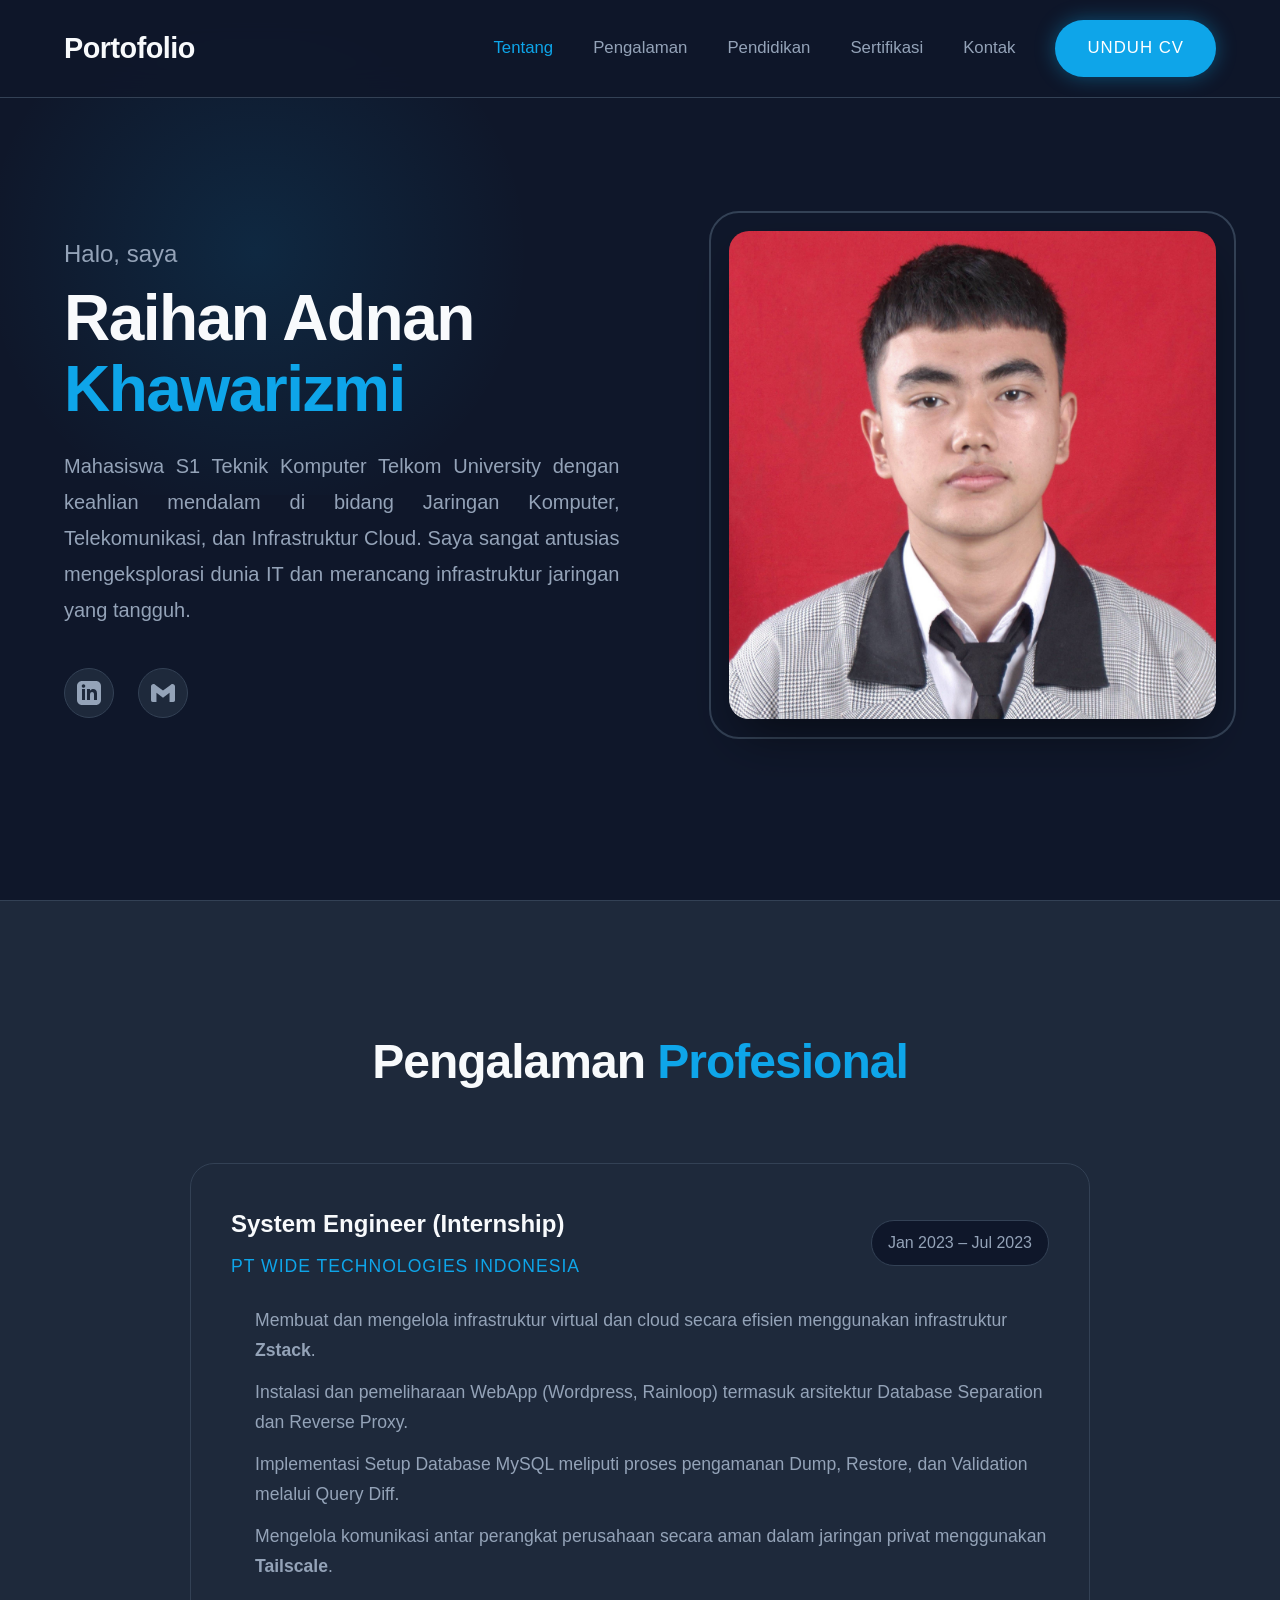
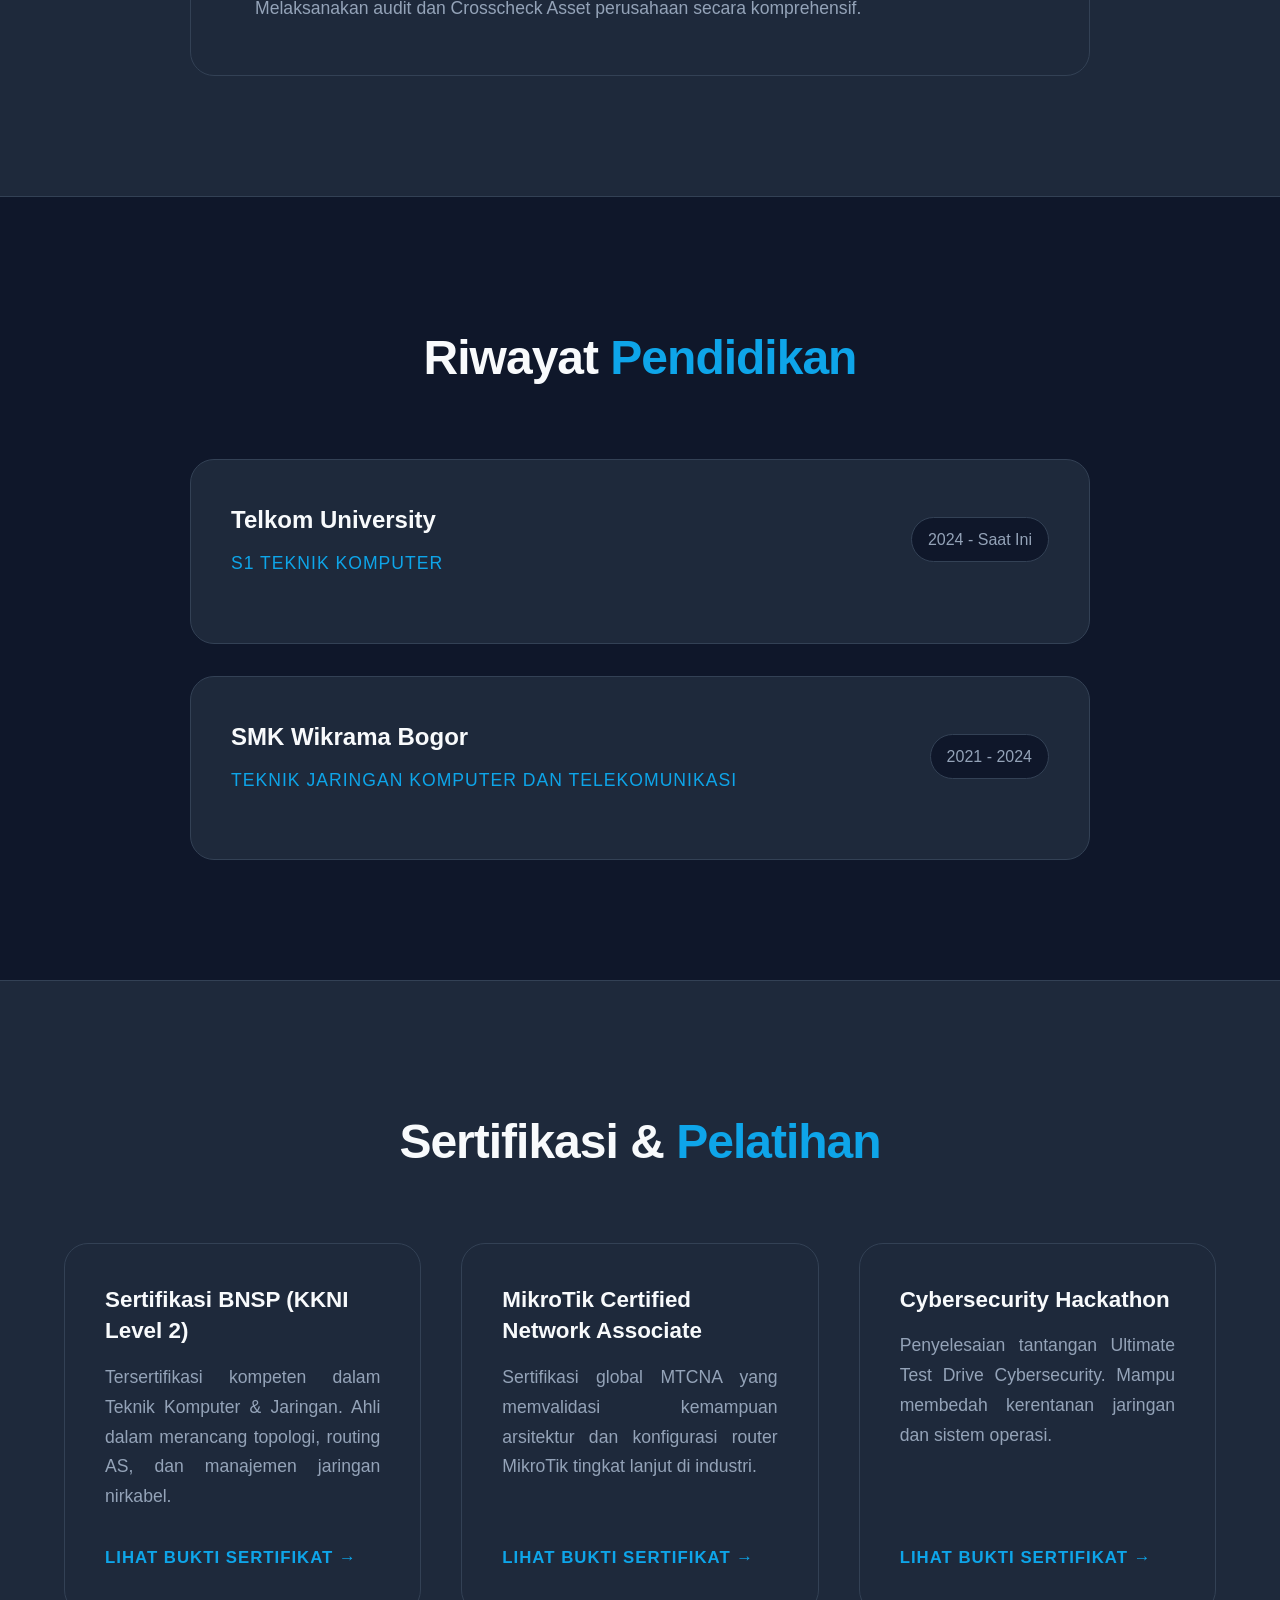
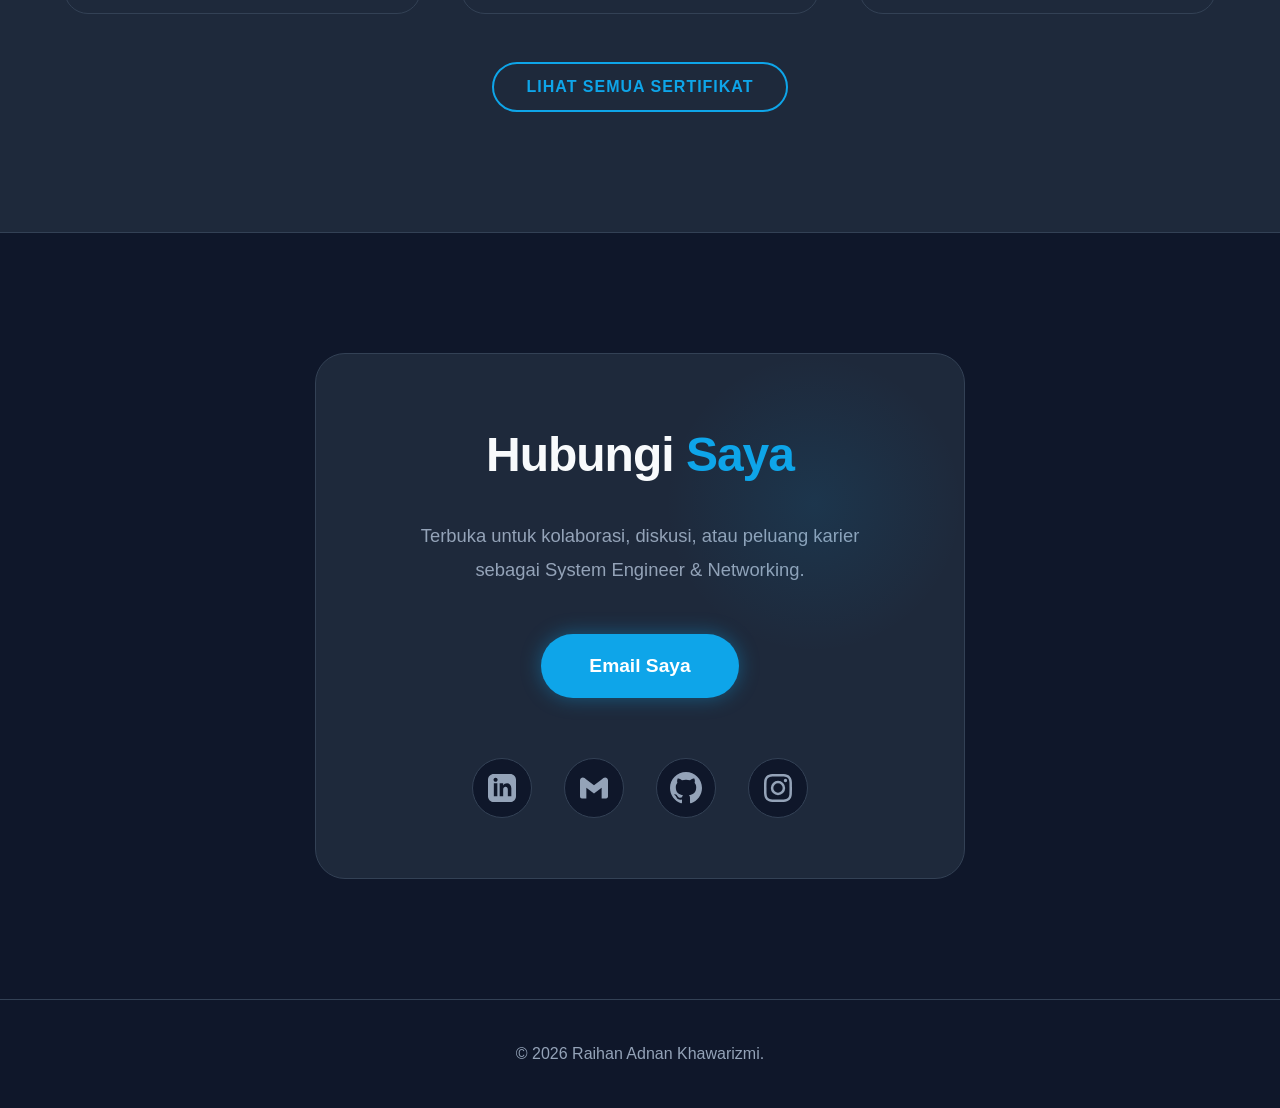
<file: index.html>
<!DOCTYPE html>
<html lang="id">

<head>
  <meta charset="UTF-8" />
  <meta name="viewport" content="width=device-width, initial-scale=1.0" />

  <!-- Memuat berkas CSS Dark Theme Premium -->
  <link rel="stylesheet" href="./static/css/styles.css" />

  <title>Raihan Adnan - System Engineer</title>
  <link rel="icon" href="./static/favian.ico" type="image/x-icon">
</head>

<body>

  <!-- ================= NAVIGASI ================= -->
  <nav class="navbar">
    <div class="container">
      <div class="logo">
        <a href="/">Portofolio</a>
      </div>
      <div class="nav-links">
        <a href="#about">Tentang</a>
        <a href="#experience">Pengalaman</a>
        <a href="#education">Pendidikan</a>
        <a href="#certifications">Sertifikasi</a>
        <a href="#contact">Kontak</a>
        <a href="./static/documents/CV.pdf" target="_blank" class="btn">Unduh CV</a>
      </div>
      <!-- Tombol navigasi untuk HP (Burger) -->
      <div class="burger">
        <span></span>
        <span></span>
        <span></span>
      </div>
    </div>
  </nav>

  <!-- ================= HERO / HEADER ================= -->
  <section id="about" class="hero">
    <div class="container">
      <div class="hero-text">
        <p class="greeting" style="font-size: 1.5rem; font-weight: 500; margin-bottom: 8px; color: var(--text-muted);">
          Halo, saya</p>
        <h1>Raihan Adnan <span>Khawarizmi</span></h1>
        <p style="text-align: justify;">
          Mahasiswa S1 Teknik Komputer Telkom University dengan keahlian mendalam di bidang Jaringan Komputer,
          Telekomunikasi, dan Infrastruktur Cloud.
          Saya sangat antusias mengeksplorasi dunia IT dan merancang infrastruktur jaringan yang tangguh.
        </p>
        <div class="hero-socials">
          <a href="https://www.linkedin.com/in/raihanadnankhawarizmi/" target="_blank" aria-label="LinkedIn">
            <svg viewBox="0 0 24 24">
              <path
                d="M19 0h-14c-2.761 0-5 2.239-5 5v14c0 2.761 2.239 5 5 5h14c2.762 0 5-2.239 5-5v-14c0-2.761-2.238-5-5-5zm-11 19h-3v-11h3v11zm-1.5-12.268c-.966 0-1.75-.79-1.75-1.764s.784-1.764 1.75-1.764 1.75.79 1.75 1.764-.783 1.764-1.75 1.764zm13.5 12.268h-3v-5.604c0-3.368-4-3.113-4 0v5.604h-3v-11h3v1.765c1.396-2.586 7-2.777 7 2.476v6.759z" />
            </svg>
          </a>
          <a href="mailto:raihanadnank@gmail.com" target="_blank" aria-label="Email">
            <svg viewBox="0 0 24 24">
              <path
                d="M24 5.457v13.909c0 .904-.732 1.636-1.636 1.636h-3.819V11.73L12 16.64l-6.545-4.91v9.273H1.636A1.636 1.636 0 0 1 0 19.366V5.457c0-2.023 2.309-3.178 3.927-1.964L5.455 4.64 12 9.548l6.545-4.91 1.528-1.145C21.69 2.28 24 3.434 24 5.457z" />
            </svg>
          </a>
        </div>
      </div>
      <div class="hero-image">
        <!-- TIPS: Ganti 'hero.png' dengan foto asli Anda di folder static/images/ -->
        <img src="./static/images/foto.jpg" alt="Foto Profil Raihan Adnan" />
      </div>
    </div>
  </section>

  <!-- ================= PENGALAMAN KERJA ================= -->
  <section id="experience" class="bg-light">
    <div class="container">
      <h2 class="section-title">Pengalaman <span>Profesional</span></h2>
      <div class="timeline">

        <div class="timeline-item">
          <div class="timeline-header">
            <div class="timeline-title">
              <h3>System Engineer (Internship)</h3>
              <h4>PT WIDE TECHNOLOGIES INDONESIA</h4>
            </div>
            <div class="timeline-date">Jan 2023 – Jul 2023</div>
          </div>
          <div class="timeline-content">
            <ul>
              <li>Membuat dan mengelola infrastruktur virtual dan cloud secara efisien menggunakan infrastruktur
                <strong>Zstack</strong>.
              </li>
              <li>Instalasi dan pemeliharaan WebApp (Wordpress, Rainloop) termasuk arsitektur Database Separation dan
                Reverse Proxy.</li>
              <li>Implementasi Setup Database MySQL meliputi proses pengamanan Dump, Restore, dan Validation melalui
                Query Diff.</li>
              <li>Mengelola komunikasi antar perangkat perusahaan secara aman dalam jaringan privat menggunakan
                <strong>Tailscale</strong>.
              </li>
              <li>Melaksanakan audit dan Crosscheck Asset perusahaan secara komprehensif.</li>
            </ul>
          </div>
        </div>

      </div>
    </div>
  </section>

  <!-- ================= PENDIDIKAN ================= -->
  <section id="education">
    <div class="container">
      <h2 class="section-title">Riwayat <span>Pendidikan</span></h2>
      <div class="timeline">

        <div class="timeline-item">
          <div class="timeline-header">
            <div class="timeline-title">
              <h3>Telkom University</h3>
              <h4>S1 Teknik Komputer</h4>
            </div>
            <div class="timeline-date">2024 - Saat Ini</div>
          </div>
        </div>

        <div class="timeline-item">
          <div class="timeline-header">
            <div class="timeline-title">
              <h3>SMK Wikrama Bogor</h3>
              <h4>Teknik Jaringan Komputer dan Telekomunikasi</h4>
            </div>
            <div class="timeline-date">2021 - 2024</div>
          </div>
        </div>

      </div>
    </div>
  </section>

  <!-- ================= SERTIFIKASI ================= -->
  <section id="certifications" class="bg-light">
    <div class="container">
      <h2 class="section-title">Sertifikasi & <span>Pelatihan</span></h2>
      <div class="grid-cards">

        <div class="card">
          <h3>Sertifikasi BNSP (KKNI Level 2)</h3>
          <p>Tersertifikasi kompeten dalam Teknik Komputer & Jaringan. Ahli dalam merancang topologi, routing AS, dan
            manajemen jaringan nirkabel.</p>
          <a href="./static/documents/BNSP.pdf" target="_blank" class="card-link">Lihat Bukti
            Sertifikat &rarr;</a>
        </div>

        <div class="card">
          <h3>MikroTik Certified Network Associate</h3>
          <p>Sertifikasi global MTCNA yang memvalidasi kemampuan arsitektur dan konfigurasi router MikroTik tingkat
            lanjut di industri.</p>
          <a href="./static/documents/MTCNA.pdf" target="_blank" class="card-link">Lihat Bukti
            Sertifikat &rarr;</a>
        </div>

        <div class="card">
          <h3>Cybersecurity Hackathon</h3>
          <p>Penyelesaian tantangan Ultimate Test Drive Cybersecurity. Mampu membedah kerentanan jaringan dan sistem
            operasi.</p>
          <a href="./static/documents/Cybersecurity Hackathon Ultimate Test Drive.pdf" target="_blank"
            class="card-link">Lihat Bukti Sertifikat &rarr;</a>
        </div>

        <!-- Hidden Certificates -->
        <div class="card extra-cert" style="display: none;">
          <h3>Ruijie Certified Network Associate (RCNA)</h3>
          <p>Sertifikasi profesional dari Ruijie Networks yang memvalidasi kemampuan arsitektur dan konfigurasi
            perangkat jaringan.</p>
          <a href="./static/documents/RCNA.pdf" target="_blank"
            class="card-link">Lihat Bukti Sertifikat &rarr;</a>
        </div>

        <div class="card extra-cert" style="display: none;">
          <h3>Cybersecurity Bootcamp Lingkaran</h3>
          <p>Pelatihan dan bootcamp di bidang Cybersecurity yang diadakan oleh Lingkaran, mempelajari fondasi keamanan
            jaringan.</p>
          <a href="./static/documents/Lingkaran (Cybersecurity).pdf" target="_blank"
            class="card-link">Lihat Bukti Sertifikat &rarr;</a>
        </div>

        <div class="card extra-cert" style="display: none;">
          <h3>Ready4Security Training</h3>
          <p>Pelatihan keamanan siber komprehensif untuk meningkatkan kesadaran dan keahlian teknis terkait mitigasi
            ancaman digital.</p>
          <a href="./static/documents/Ready4Security.pdf" target="_blank" class="card-link">Lihat Bukti
            Sertifikat &rarr;</a>
        </div>

        <div class="card extra-cert" style="display: none;">
          <h3>Junior Cyber Security</h3>
          <p>Pelatihan Vocational School Graduate Academy (VSGA) - Digital Talent Scholarship 2024 oleh KOMINFO.
            Mencakup prinsip perlindungan informasi, manajemen log, dan kontrol akses jaringan.</p>
          <a href="./static/documents/Junior Cyber Security.pdf" target="_blank"
            class="card-link">Lihat Bukti Sertifikat &rarr;</a>
        </div>

      </div>

      <div class="text-center mt-32" id="cert-actions"
        style="display: flex; justify-content: center; align-items: center; gap: 16px;">
        <button id="toggle-certs" class="btn btn-outline"
          style="cursor: pointer; font-family: inherit; font-size: 1rem; text-transform: uppercase;">Lihat Semua
          Sertifikat</button>
        <a href="https://www.linkedin.com/in/raihanadnankhawarizmi/details/certifications/" target="_blank" class="btn"
          id="linkedin-certs" style="display: none; font-size: 1rem;">Eksplor di Linkedin</a>
      </div>
    </div>
  </section>

  <!-- ================= KONTAK & FOOTER ================= -->
  <section id="contact">
    <div class="container text-center">
      <h2 class="section-title" style="margin-bottom: 24px;">Hubungi <span>Saya</span></h2>
      <p style="color: var(--text-muted); margin: 0 auto 48px; font-size: 1.15rem; line-height: 1.8; max-width: 500px;">
        Terbuka untuk kolaborasi, diskusi, atau peluang karier sebagai System Engineer & Networking.
      </p>
      <a href="mailto:raihanadnank@gmail.com" class="btn"
        style="text-transform: none; font-size: 1.2rem; padding: 16px 48px; letter-spacing: 0;">Email Saya</a>

      <div class="footer-socials" style="display: flex; gap: 32px; margin-top: 60px; justify-content: center;">
        <a href="https://www.linkedin.com/in/raihanadnankhawarizmi/" target="_blank" aria-label="LinkedIn"
          style="width: 60px; height: 60px; display: flex; justify-content: center; align-items: center; background: var(--bg-primary); border-radius: 50%; border: 1px solid var(--border); transition: 0.3s;">
          <svg style="width: 28px; height: 28px; fill: var(--text-muted);" viewBox="0 0 24 24">
            <path
              d="M19 0h-14c-2.761 0-5 2.239-5 5v14c0 2.761 2.239 5 5 5h14c2.762 0 5-2.239 5-5v-14c0-2.761-2.238-5-5-5zm-11 19h-3v-11h3v11zm-1.5-12.268c-.966 0-1.75-.79-1.75-1.764s.784-1.764 1.75-1.764 1.75.79 1.75 1.764-.783 1.764-1.75 1.764zm13.5 12.268h-3v-5.604c0-3.368-4-3.113-4 0v5.604h-3v-11h3v1.765c1.396-2.586 7-2.777 7 2.476v6.759z" />
          </svg>
        </a>
        <a href="mailto:raihanadnank@gmail.com" target="_blank" aria-label="Email"
          style="width: 60px; height: 60px; display: flex; justify-content: center; align-items: center; background: var(--bg-primary); border-radius: 50%; border: 1px solid var(--border); transition: 0.3s;">
          <svg style="width: 28px; height: 28px; fill: var(--text-muted);" viewBox="0 0 24 24">
            <path
              d="M24 5.457v13.909c0 .904-.732 1.636-1.636 1.636h-3.819V11.73L12 16.64l-6.545-4.91v9.273H1.636A1.636 1.636 0 0 1 0 19.366V5.457c0-2.023 2.309-3.178 3.927-1.964L5.455 4.64 12 9.548l6.545-4.91 1.528-1.145C21.69 2.28 24 3.434 24 5.457z" />
          </svg>
        </a>
        <a href="https://github.com/raynank" target="_blank" aria-label="Github"
          style="width: 60px; height: 60px; display: flex; justify-content: center; align-items: center; background: var(--bg-primary); border-radius: 50%; border: 1px solid var(--border); transition: 0.3s;">
          <svg style="width: 32px; height: 32px; fill: var(--text-muted);" viewBox="0 0 24 24">
            <path
              d="M12 0c-6.626 0-12 5.373-12 12 0 5.302 3.438 9.8 8.207 11.387.599.111.793-.261.793-.577v-2.234c-3.338.726-4.033-1.416-4.033-1.416-.546-1.387-1.333-1.756-1.333-1.756-1.089-.745.083-.729.083-.729 1.205.084 1.839 1.237 1.839 1.237 1.07 1.834 2.807 1.304 3.492.997.107-.775.418-1.305.762-1.604-2.665-.305-5.467-1.334-5.467-5.931 0-1.311.469-2.381 1.236-3.221-.124-.303-.535-1.524.117-3.176 0 0 1.008-.322 3.301 1.23.957-.266 1.983-.399 3.003-.404 1.02.005 2.047.138 3.006.404 2.291-1.552 3.297-1.23 3.297-1.23.653 1.653.242 2.874.118 3.176.77.84 1.235 1.911 1.235 3.221 0 4.609-2.807 5.624-5.479 5.921.43.372.823 1.102.823 2.222v3.293c0 .319.192.694.801.576 4.765-1.589 8.199-6.086 8.199-11.386 0-6.627-5.373-12-12-12z" />
          </svg>
        </a>
        <a href="https://instagram.com/raynan.k/" target="_blank" aria-label="Instagram"
          style="width: 60px; height: 60px; display: flex; justify-content: center; align-items: center; background: var(--bg-primary); border-radius: 50%; border: 1px solid var(--border); transition: 0.3s;">
          <svg style="width: 28px; height: 28px; fill: var(--text-muted);" viewBox="0 0 24 24">
            <path
              d="M12 2.163c3.204 0 3.584.012 4.85.07 3.252.148 4.771 1.691 4.919 4.919.058 1.265.069 1.645.069 4.849 0 3.205-.012 3.584-.069 4.849-.149 3.225-1.664 4.771-4.919 4.919-1.266.058-1.644.07-4.85.07-3.204 0-3.584-.012-4.849-.07-3.26-.149-4.771-1.699-4.919-4.92-.058-1.265-.07-1.644-.07-4.849 0-3.204.013-3.583.07-4.849.149-3.227 1.664-4.771 4.919-4.919 1.266-.057 1.645-.069 4.849-.069zM12 0C8.741 0 8.333.014 7.053.072 2.695.272.273 2.69.073 7.052.014 8.333 0 8.741 0 12c0 3.259.014 3.668.072 4.948.2 4.358 2.618 6.78 6.98 6.98C8.333 23.986 8.741 24 12 24c3.259 0 3.668-.014 4.948-.072 4.354-.2 6.782-2.618 6.979-6.98.059-1.28.073-1.689.073-4.948 0-3.259-.014-3.667-.072-4.947-.196-4.354-2.617-6.78-6.979-6.98C15.668.014 15.259 0 12 0zm0 5.838a6.162 6.162 0 100 12.324 6.162 6.162 0 000-12.324zM12 16a4 4 0 110-8 4 4 0 010 8zm6.406-11.845a1.44 1.44 0 100 2.881 1.44 1.44 0 000-2.881z" />
          </svg>
        </a>
      </div>
    </div>
  </section>

  <footer>
    <div class="container">
      <p>&copy; 2026 Raihan Adnan Khawarizmi.</p>
    </div>
  </footer>
  <!-- Tombol Scroll to Top -->
  <button id="scrollTopBtn" aria-label="Scroll to top">
    <svg viewBox="0 0 24 24"><path d="M13 7.828V20h-2V7.828l-5.364 5.364-1.414-1.414L12 4l7.778 7.778-1.414 1.414L13 7.828z"/></svg>
  </button>

  <script src="./static/js/main.js"></script>
</body>

</html>
</file>
<file: static/css/styles.css>
@import url("https://fonts.googleapis.com/css2?family=Poppins:wght@300;400;500;600;700&display=swap");

:root {
  --bg-primary: #0f172a; /* Slate 900 - Tema Gelap Elegan */
  --bg-secondary: #1e293b; /* Slate 800 */
  --text-main: #f8fafc; /* Slate 50 */
  --text-muted: #94a3b8; /* Slate 400 */
  --accent: #0ea5e9; /* Sky 500 - Biru Terang Premium */
  --accent-hover: #0284c7; /* Sky 600 */
  --border: #334155; /* Slate 700 */
  --radius: 16px;
  --glow: 0 0 20px rgba(14, 165, 233, 0.4);
}

* { margin: 0; padding: 0; box-sizing: border-box; scroll-behavior: smooth; }
body { font-family: 'Outfit', sans-serif; color: var(--text-main); background-color: var(--bg-primary); line-height: 1.7; padding-top: 90px; font-size: 1.125rem; }
a { text-decoration: none; color: inherit; transition: all 0.3s ease; }
ul { list-style: none; }

/* Melebarkan area agar tidak terlalu kosong di kiri-kanan */
.container { max-width: 1300px; margin: 0 auto; padding: 0 5%; width: 100%; }

/* Buttons */
.btn { display: inline-flex; align-items: center; justify-content: center; background-color: var(--accent); color: #ffffff !important; padding: 14px 32px; border-radius: 50px; font-weight: 600; transition: all 0.3s; border: none; cursor: pointer; text-transform: uppercase; letter-spacing: 1px; font-size: 0.95rem; box-shadow: var(--glow); }
.btn:hover { background-color: var(--accent-hover); transform: translateY(-3px); box-shadow: 0 0 30px rgba(14, 165, 233, 0.6); }
.btn-outline { background-color: transparent; color: var(--accent) !important; border: 2px solid var(--accent); box-shadow: none; }
.btn-outline:hover { background-color: var(--accent); color: #ffffff !important; box-shadow: var(--glow); }

/* Navbar */
.navbar { position: fixed; top: 0; left: 0; width: 100%; background-color: rgba(15, 23, 42, 0.85); backdrop-filter: blur(16px); border-bottom: 1px solid var(--border); z-index: 1000; padding: 20px 0; }
.navbar .container { display: flex; justify-content: space-between; align-items: center; }
.logo a { font-weight: 800; font-size: 1.8rem; color: var(--text-main); letter-spacing: -0.5px; }
.logo a span { color: var(--accent); }
.nav-links { display: flex; align-items: center; gap: 40px; }
.nav-links a { font-size: 1.05rem; color: var(--text-muted); font-weight: 500; }
.nav-links a:hover, .nav-links a.active { color: var(--accent); }
.nav-links a.btn { color: #ffffff !important; } /* Solusi text Unduh CV kalah dengan background */
.burger { display: none; cursor: pointer; flex-direction: column; gap: 6px; z-index: 1001; }
.burger span { width: 30px; height: 3px; background-color: var(--text-main); border-radius: 4px; transition: 0.3s; }

/* Sections */
section { padding: 120px 0; }
.section-title { font-size: 3rem; font-weight: 800; margin-bottom: 60px; text-align: center; color: var(--text-main); letter-spacing: -1px; }
.section-title span { color: var(--accent); }
.bg-light { background-color: var(--bg-secondary); border-top: 1px solid var(--border); border-bottom: 1px solid var(--border); }

/* Hero */
body { overflow-x: hidden; } /* Cegah scroll horizontal akibat glow */
.hero { display: flex; align-items: center; padding: 80px 0 120px; min-height: calc(100vh - 90px); position: relative; }
.hero::before { content: ''; position: absolute; top: -10%; left: -10%; width: 60%; height: 60%; background: radial-gradient(circle, rgba(14,165,233,0.12) 0%, transparent 60%); z-index: -1; pointer-events: none; }
.hero .container { display: grid; grid-template-columns: 1.2fr 1fr; gap: 80px; align-items: center; }
.hero-text h1 { font-size: 4rem; line-height: 1.1; margin-bottom: 24px; font-weight: 800; letter-spacing: -1.5px; }
/* Font formal, solid, tidak transparent */
.hero-text h1 span { color: var(--accent); }
.hero-text p { color: var(--text-muted); font-size: 1.25rem; margin-bottom: 40px; line-height: 1.8; max-width: 95%; }
.hero-socials { display: flex; gap: 24px; }
.hero-socials a { display: flex; align-items: center; justify-content: center; width: 50px; height: 50px; background: var(--bg-secondary); border: 1px solid var(--border); border-radius: 50%; transition: 0.3s; }
.hero-socials a svg { width: 24px; height: 24px; fill: var(--text-muted); transition: 0.3s; }
.hero-socials a:hover { border-color: var(--accent); transform: translateY(-5px); box-shadow: var(--glow); }
.hero-socials a:hover svg { fill: var(--accent); }
.hero-image { position: relative; display: flex; justify-content: center; align-items: center; }
.hero-image::after { content: ''; position: absolute; inset: -20px; border: 2px solid var(--border); border-radius: 30px; z-index: -1; }
.hero-image img { width: 100%; max-width: 550px; height: auto; border-radius: 20px; object-fit: cover; box-shadow: 0 25px 50px -12px rgba(0, 0, 0, 0.5); filter: grayscale(20%); transition: filter 0.5s; }
.hero-image img:hover { filter: grayscale(0%); }

/* Timeline (Experience & Education) */
.timeline { max-width: 900px; margin: 0 auto; display: flex; flex-direction: column; gap: 32px; }
.timeline-item { background: var(--bg-secondary); border: 1px solid var(--border); padding: 40px; border-radius: 24px; transition: 0.4s; position: relative; overflow: hidden; }
.timeline-item::before { content: ''; position: absolute; left: 0; top: 0; width: 4px; height: 100%; background: var(--accent); opacity: 0; transition: 0.4s; }
.timeline-item:hover { transform: translateY(-5px); border-color: var(--border); box-shadow: 0 20px 40px rgba(0,0,0,0.2); }
.timeline-item:hover::before { opacity: 1; }
.timeline-header { display: flex; justify-content: space-between; margin-bottom: 24px; align-items: center; flex-wrap: wrap; gap: 16px; }
.timeline-title h3 { font-size: 1.5rem; color: var(--text-main); margin-bottom: 8px; font-weight: 700; }
.timeline-title h4 { font-size: 1.1rem; color: var(--accent); font-weight: 500; text-transform: uppercase; letter-spacing: 1px; }
.timeline-date { color: var(--text-muted); font-weight: 500; font-size: 1rem; background: var(--bg-primary); padding: 8px 16px; border-radius: 50px; border: 1px solid var(--border); }
.timeline-content ul { padding-left: 24px; color: var(--text-muted); font-size: 1.1rem; }
.timeline-content ul li { margin-bottom: 12px; }
.timeline-content ul li::marker { color: var(--accent); }

/* Cards (Certifications) */
.grid-cards { display: grid; grid-template-columns: repeat(auto-fit, minmax(350px, 1fr)); gap: 40px; }
.card { border: 1px solid var(--border); border-radius: 24px; padding: 40px; background: var(--bg-secondary); transition: 0.4s; display: flex; flex-direction: column; position: relative; z-index: 1; }
.card::after { content: ''; position: absolute; inset: 0; border-radius: 24px; background: linear-gradient(180deg, rgba(14,165,233,0.05) 0%, transparent 100%); z-index: -1; opacity: 0; transition: 0.4s; }
.card:hover { transform: translateY(-8px); border-color: var(--accent); box-shadow: 0 20px 40px rgba(0,0,0,0.2); }
.card:hover::after { opacity: 1; }
.card h3 { font-size: 1.4rem; margin-bottom: 16px; line-height: 1.4; font-weight: 700; color: var(--text-main); }
.card p { color: var(--text-muted); font-size: 1.1rem; margin-bottom: 32px; flex-grow: 1; text-align: justify; }
.card-link { color: var(--accent); font-size: 1.05rem; font-weight: 600; display: inline-flex; align-items: center; gap: 8px; text-transform: uppercase; letter-spacing: 1px; }
.card-link:hover { gap: 16px; color: var(--text-main); }
.text-center { text-align: center; }
.mt-32 { margin-top: 48px; }

/* Contact & Footer */
#contact { padding: 120px 0; }
#contact .container { max-width: 650px; background: var(--bg-secondary); border: 1px solid var(--border); border-radius: 30px; padding: 60px 40px; position: relative; overflow: hidden; }
#contact .container::before { content: ''; position: absolute; top: 0; right: 0; width: 300px; height: 300px; background: radial-gradient(circle, rgba(14,165,233,0.1) 0%, transparent 70%); pointer-events: none; }
.footer-socials a:hover { border-color: var(--accent) !important; transform: translateY(-5px); box-shadow: var(--glow); }
.footer-socials a:hover svg { fill: var(--accent) !important; }
footer { text-align: center; padding: 40px 0; color: var(--text-muted); font-size: 1rem; border-top: 1px solid var(--border); background: var(--bg-primary); }

/* Scroll to Top Button */
#scrollTopBtn { position: fixed; bottom: 30px; right: 30px; width: 50px; height: 50px; background-color: var(--accent); color: #fff; border: none; border-radius: 50%; cursor: pointer; display: flex; justify-content: center; align-items: center; opacity: 0; visibility: hidden; transform: translateY(20px); transition: all 0.3s ease; z-index: 999; box-shadow: 0 4px 15px rgba(14, 165, 233, 0.4); }
#scrollTopBtn.show { opacity: 1; visibility: visible; transform: translateY(0); }
#scrollTopBtn:hover { background-color: #0284c7; transform: translateY(-5px); box-shadow: var(--glow); }
#scrollTopBtn svg { fill: #fff; width: 24px; height: 24px; }

/* Mobile Responsiveness */
@media (max-width: 1024px) {
  .hero .container { grid-template-columns: 1fr; text-align: center; gap: 60px; }
  .hero-text p { max-width: 100%; margin: 0 auto 40px; }
  .hero-socials { justify-content: center; }
  .hero-text h1 { font-size: 3.5rem; }
  .hero-image::after { display: none; }
}

@media (max-width: 768px) {
  body { font-size: 1rem; }
  .nav-links { position: absolute; top: 100%; left: 0; width: 100%; background: var(--bg-secondary); flex-direction: column; gap: 0; padding: 0; border-bottom: 1px solid var(--border); clip-path: polygon(0 0, 100% 0, 100% 0, 0 0); transition: clip-path 0.4s ease-in-out; }
  .nav-links.active { clip-path: polygon(0 0, 100% 0, 100% 100%, 0 100%); }
  .nav-links a { padding: 24px; width: 100%; text-align: center; border-bottom: 1px solid var(--border); }
  .nav-links a.btn { margin: 24px auto; width: max-content; display: inline-flex; }
  .burger { display: flex; }
  .section-title { font-size: 2.2rem; margin-bottom: 40px; }
  .hero-text h1 { font-size: 2.8rem; }
  section { padding: 80px 0; }
  
  /* Timeline & Cards Mobile */
  .timeline-item { padding: 30px 20px; }
  .timeline-header { flex-direction: column; align-items: flex-start; gap: 12px; }
  .grid-cards { grid-template-columns: 1fr; gap: 24px; }
  .card { padding: 24px; }
  
  /* Contact & Footer Mobile */
  #contact .container { padding: 50px 20px; border-radius: 20px; }
  .footer-socials { gap: 16px !important; flex-wrap: wrap; }
  
  /* Scroll Button Mobile */
  #scrollTopBtn { width: 40px; height: 40px; bottom: 20px; right: 20px; }
  #scrollTopBtn svg { width: 20px; height: 20px; }
}

@media (max-width: 480px) {
  .hero-text h1 { font-size: 2.4rem; }
  .hero-socials { flex-wrap: wrap; gap: 16px; }
  #cert-actions { flex-direction: column; gap: 12px !important; }
  #cert-actions a { margin-left: 0 !important; width: 100%; }
  #toggle-certs { width: 100%; }
}
</file>
